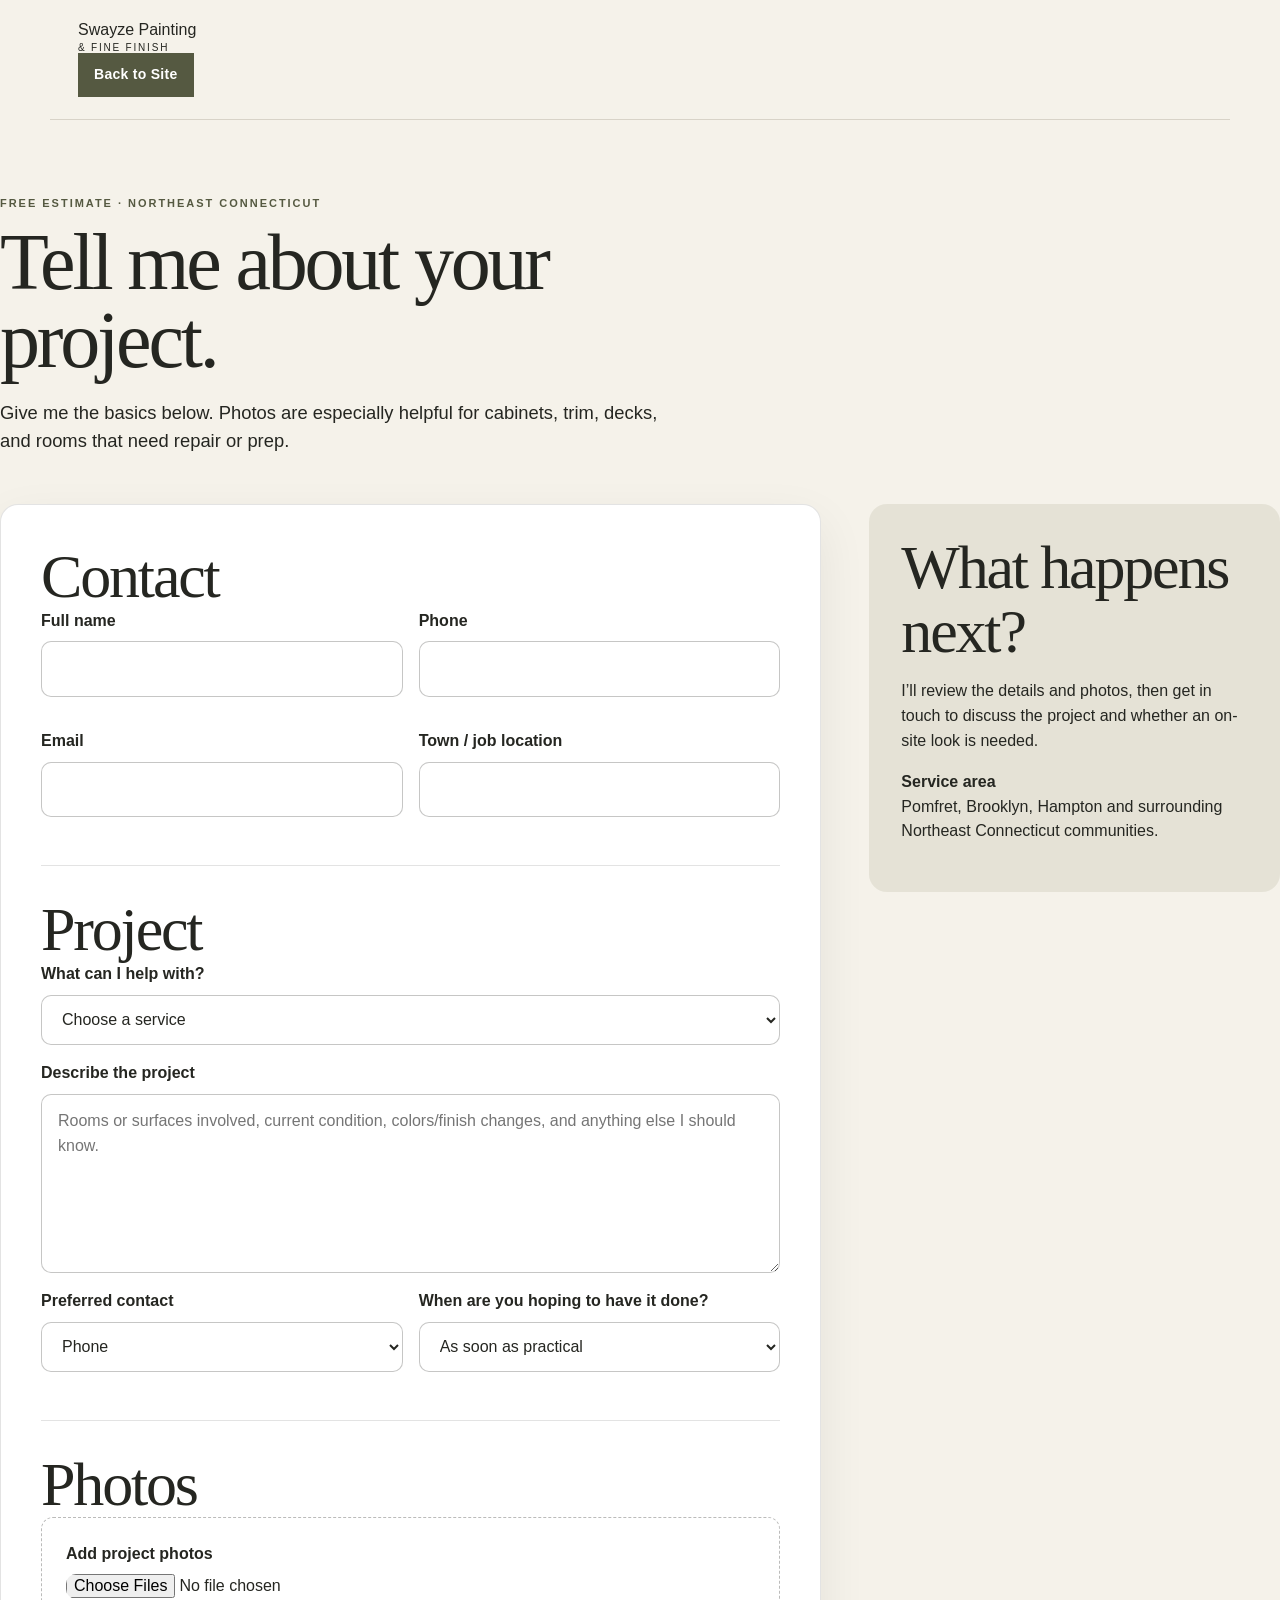
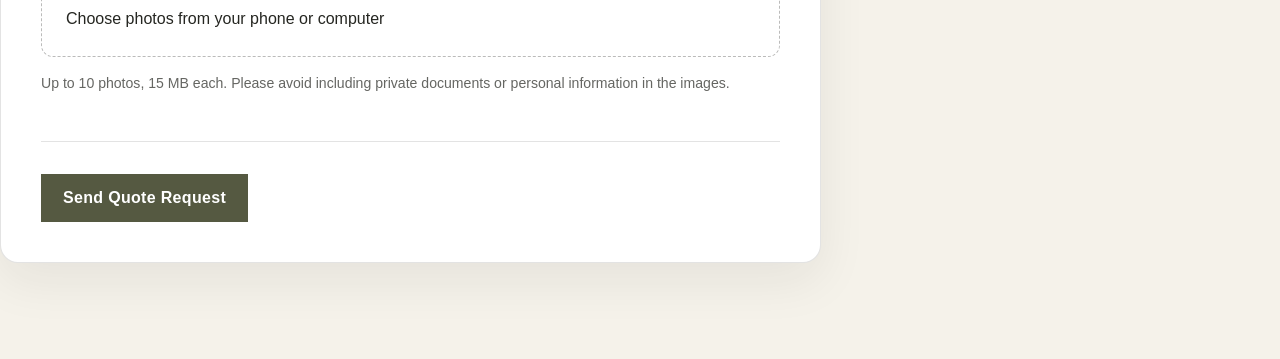
<file: quote-request/index.html>
<!doctype html>
<html lang="en">
<head>
  <meta charset="utf-8">
  <meta name="viewport" content="width=device-width,initial-scale=1">
  <title>Request a Quote | Swayze Painting & Fine Finish</title>
  <meta name="description" content="Request a painting or cabinet refinishing quote from Swayze Painting & Fine Finish in Northeast Connecticut.">
  <link rel="stylesheet" href="/assets/css/site.css">
  <link rel="stylesheet" href="/assets/css/quote.css">
</head>
<body>
<header class="site-header"><div class="wrap header-inner"><a class="brand" href="/">Swayze Painting <span>& Fine Finish</span></a><a class="button button-small" href="/">Back to Site</a></div></header>
<main class="quote-page">
  <section class="quote-intro wrap"><p class="eyebrow">Free Estimate · Northeast Connecticut</p><h1>Tell me about your project.</h1><p>Give me the basics below. Photos are especially helpful for cabinets, trim, decks, and rooms that need repair or prep.</p></section>
  <section class="wrap quote-layout">
    <form id="quote-form" class="quote-form" enctype="multipart/form-data">
      <div class="form-section"><h2>Contact</h2><div class="form-grid"><label>Full name <input name="name" autocomplete="name" required></label><label>Phone <input name="phone" type="tel" autocomplete="tel" required></label><label>Email <input name="email" type="email" autocomplete="email" required></label><label>Town / job location <input name="location" autocomplete="address-level2" required></label></div></div>
      <div class="form-section"><h2>Project</h2><label>What can I help with?<select name="service" id="service" required><option value="">Choose a service</option><option>Cabinet Refinishing</option><option>Interior Painting</option><option>Trim & Doors</option><option>Deck Refinishing</option><option>Specialty Finish</option><option>Other</option></select></label><div id="cabinet-fields" class="conditional-fields" hidden><div class="form-grid"><label>Approx. cabinet doors <input name="cabinet_doors" type="number" min="0" inputmode="numeric"></label><label>Approx. drawers <input name="cabinet_drawers" type="number" min="0" inputmode="numeric"></label></div></div><label>Describe the project <textarea name="description" rows="6" required placeholder="Rooms or surfaces involved, current condition, colors/finish changes, and anything else I should know."></textarea></label><div class="form-grid"><label>Preferred contact<select name="contact_method"><option>Phone</option><option>Text</option><option>Email</option></select></label><label>When are you hoping to have it done?<select name="timeframe"><option>As soon as practical</option><option>Within a month</option><option>1–3 months</option><option>3+ months</option><option>Just planning / pricing</option></select></label></div></div>
      <div class="form-section"><h2>Photos</h2><label class="upload-box">Add project photos <input name="photos" id="photos" type="file" accept="image/jpeg,image/png,image/webp,image/avif" multiple><span id="photo-status">Choose photos from your phone or computer</span></label><p class="form-note">Up to 10 photos, 15 MB each. Please avoid including private documents or personal information in the images.</p></div>
      <div id="form-message" class="form-message" aria-live="polite"></div><button class="button submit-button" type="submit">Send Quote Request</button>
    </form>
    <aside class="quote-aside"><h2>What happens next?</h2><p>I’ll review the details and photos, then get in touch to discuss the project and whether an on-site look is needed.</p><p><strong>Service area</strong><br>Pomfret, Brooklyn, Hampton and surrounding Northeast Connecticut communities.</p></aside>
  </section>
</main>
<script src="/assets/js/quote.js"></script>
</body>
</html>
</file>
<file: assets/css/site.css>
:root{--ink:#252621;--paper:#f5f2ea;--white:#fff;--olive:#73765b;--olive-dark:#555941;--line:#d8d3c8;--muted:#6e6d66;--max:1180px}*{box-sizing:border-box}html{scroll-behavior:smooth}body{margin:0;background:var(--paper);color:var(--ink);font-family:Arial,Helvetica,sans-serif;line-height:1.55}a{color:inherit}.site-header{max-width:var(--max);margin:auto;padding:22px 28px;display:flex;align-items:center;gap:36px;border-bottom:1px solid var(--line)}.brand{text-decoration:none;display:flex;flex-direction:column;line-height:1}.brand strong{text-transform:uppercase;font-size:25px;letter-spacing:.06em}.brand span{font-size:10px;text-transform:uppercase;letter-spacing:.18em;margin-top:5px}.site-header nav{display:flex;gap:26px;margin-left:auto}.site-header nav a{text-decoration:none;font-size:14px}.button{display:inline-block;background:var(--olive-dark);color:#fff;text-decoration:none;padding:15px 22px;font-weight:700;font-size:14px;letter-spacing:.02em}.button-small{padding:11px 16px}.hero{max-width:var(--max);margin:auto;display:grid;grid-template-columns:1fr 1fr;min-height:650px;padding:64px 28px;gap:64px;align-items:center}.eyebrow{text-transform:uppercase;letter-spacing:.18em;font-size:11px;font-weight:800;color:var(--olive-dark)}h1,h2,h3{line-height:1.03;margin:0}h1{font-family:Georgia,serif;font-size:clamp(54px,7vw,92px);font-weight:500;letter-spacing:-.04em}h1 em{color:var(--olive);font-weight:400}.lead{font-size:19px;max-width:570px;color:var(--muted);margin:28px 0}.actions{display:flex;align-items:center;gap:24px}.text-link{font-weight:700;text-decoration:none;font-size:14px}.hero-art{height:530px;background:linear-gradient(145deg,#d9d4c8,#aaa996);display:flex;align-items:end;padding:24px;color:#fff;font-size:12px;text-transform:uppercase;letter-spacing:.15em}.section{max-width:var(--max);margin:auto;padding:90px 28px;border-top:1px solid var(--line)}h2{font-family:Georgia,serif;font-size:clamp(38px,5vw,62px);font-weight:500;letter-spacing:-.035em;max-width:760px}.service-grid{display:grid;grid-template-columns:repeat(4,1fr);margin-top:55px;border-top:1px solid var(--line);border-left:1px solid var(--line)}.service{padding:30px;border-right:1px solid var(--line);border-bottom:1px solid var(--line);min-height:270px}.service.featured{background:var(--olive-dark);color:#fff}.service span{font-size:11px;opacity:.6}.service h3{font-family:Georgia,serif;font-size:27px;font-weight:500;margin:55px 0 15px}.service p{font-size:14px;color:var(--muted)}.service.featured p{color:#e7e7df}.work>div:first-child,.area{display:grid;grid-template-columns:1.4fr 1fr;gap:60px}.section-note,.area>p{color:var(--muted);font-size:17px}.project-grid{margin-top:50px;min-height:220px}.project-grid:not(.populated){border:1px dashed #aaa69d;display:grid;place-items:center}.project-grid.populated{display:grid;grid-template-columns:repeat(2,1fr);gap:24px}.project-placeholder{color:var(--muted)}.project-card{background:#fff;overflow:hidden}.project-open{display:block;width:100%;padding:0;border:0;background:none;text-align:left;color:inherit;cursor:pointer;font:inherit}.single-cover{display:block;width:100%;height:360px;object-fit:cover}.comparison{display:grid;grid-template-columns:1fr 1fr;background:#111}.comparison figure{position:relative;margin:0;min-width:0}.comparison figure+figure{border-left:2px solid #fff}.comparison img{display:block;width:100%;height:360px;object-fit:cover}.comparison span{position:absolute;top:0;left:0;right:0;z-index:1;background:rgba(20,20,18,.78);color:#fff;text-align:center;text-transform:uppercase;letter-spacing:.18em;font-size:11px;font-weight:800;padding:10px}.project-copy{padding:22px}.project-copy small,.modal-head small{font-size:10px;text-transform:uppercase;letter-spacing:.14em;color:var(--olive-dark);font-weight:700}.project-copy h3{font-family:Georgia,serif;font-size:30px;font-weight:500;margin:8px 0 10px}.project-copy p{color:var(--muted);margin:0}.project-modal{width:min(1000px,calc(100% - 30px));max-height:92vh;border:0;padding:0;background:var(--paper);color:var(--ink)}.project-modal::backdrop{background:rgba(20,20,18,.78)}.modal-close{position:sticky;float:right;top:12px;right:12px;z-index:3;width:42px;height:42px;border:0;background:var(--ink);color:#fff;font-size:28px;cursor:pointer}.modal-head{padding:50px 45px 30px}.modal-head h2{margin:8px 0 16px}.modal-head p{max-width:700px;color:var(--muted)}.modal-photos{padding:0 45px 45px;display:grid;grid-template-columns:repeat(2,1fr);gap:18px}.modal-photos .comparison{grid-column:1/-1}.modal-photos .comparison img{height:min(55vw,520px)}.modal-photos .solo{margin:0;background:#fff}.modal-photos .solo img{display:block;width:100%;max-height:600px;object-fit:cover}.modal-photos figcaption{text-transform:capitalize;padding:9px 12px;font-size:11px;font-weight:700;letter-spacing:.1em}.review-grid{margin-top:45px}.review-grid blockquote{margin:0;max-width:720px;font-family:Georgia,serif;font-size:28px;line-height:1.45}.review-grid footer{font-family:Arial,sans-serif;font-size:12px;text-transform:uppercase;letter-spacing:.15em;margin-top:20px;color:var(--muted)}.cta{background:var(--ink);color:#fff;text-align:center;padding:100px 28px}.cta .eyebrow{color:#b8b99f}.cta h2{margin:0 auto 35px}.footer{max-width:var(--max);margin:auto;padding:45px 28px;display:flex;justify-content:space-between;font-size:13px}.footer p{color:var(--muted)}@media(max-width:800px){.site-header{gap:16px}.site-header nav{display:none}.site-header .button{margin-left:auto;font-size:11px}.hero{grid-template-columns:1fr;min-height:auto;padding-top:50px}.hero-art{height:400px}.service-grid{grid-template-columns:1fr 1fr}.work>div:first-child,.area{grid-template-columns:1fr;gap:25px}.project-grid.populated{grid-template-columns:1fr}.single-cover,.comparison img{height:420px}.footer{flex-direction:column;gap:20px}}@media(max-width:480px){.site-header{padding:16px}.brand strong{font-size:19px}.brand span{font-size:8px}.hero,.section{padding-left:20px;padding-right:20px}.hero{gap:35px}.hero-art{height:330px}.actions{align-items:flex-start;flex-direction:column}.service-grid{grid-template-columns:1fr}.service{min-height:auto}.service h3{margin-top:35px}.single-cover,.comparison img{height:250px}.comparison span{font-size:9px;padding:8px}.modal-head{padding:45px 20px 22px}.modal-photos{padding:0 20px 25px;grid-template-columns:1fr}.modal-photos .comparison{grid-column:1}.modal-photos .comparison img{height:260px}.footer{padding:35px 20px}}
</file>
<file: assets/css/quote.css>
.quote-page{padding:4rem 0 6rem}.quote-intro{max-width:780px}.quote-intro h1{font-size:clamp(2.5rem,7vw,5rem);line-height:.98;margin:.35rem 0 1.2rem}.quote-intro>p:last-child{font-size:1.15rem;max-width:680px}.quote-layout{display:grid;grid-template-columns:minmax(0,2fr) minmax(260px,1fr);gap:3rem;align-items:start;margin-top:3rem}.quote-form{background:#fff;padding:clamp(1.25rem,4vw,2.5rem);border:1px solid rgba(30,30,27,.12);border-radius:18px;box-shadow:0 18px 50px rgba(30,30,27,.07)}.form-section{padding:0 0 2rem;margin:0 0 2rem;border-bottom:1px solid rgba(30,30,27,.12)}.form-section h2,.quote-aside h2{margin-top:0}.form-grid{display:grid;grid-template-columns:1fr 1fr;gap:1rem}label{display:grid;gap:.5rem;font-weight:700;margin-bottom:1rem}input,select,textarea{width:100%;box-sizing:border-box;border:1px solid rgba(30,30,27,.25);border-radius:10px;padding:.9rem 1rem;background:#fff;color:inherit;font:inherit;font-weight:400}input:focus,select:focus,textarea:focus{outline:2px solid var(--olive,#70764b);outline-offset:1px}.conditional-fields{padding-top:.25rem}.upload-box{border:1.5px dashed rgba(30,30,27,.3);padding:1.5rem;border-radius:12px;cursor:pointer}.upload-box input{padding:0;border:0}.upload-box span{font-weight:400}.form-note{font-size:.88rem;opacity:.7}.form-message{margin-bottom:1rem;font-weight:700}.submit-button{border:0;cursor:pointer;font-size:1rem}.quote-aside{position:sticky;top:2rem;padding:2rem;border-radius:18px;background:rgba(112,118,75,.12)}@media(max-width:760px){.quote-page{padding-top:2.5rem}.quote-layout{grid-template-columns:1fr;gap:1.5rem}.form-grid{grid-template-columns:1fr}.quote-aside{position:static}.header-inner{gap:1rem}.brand span{display:block}}
</file>
